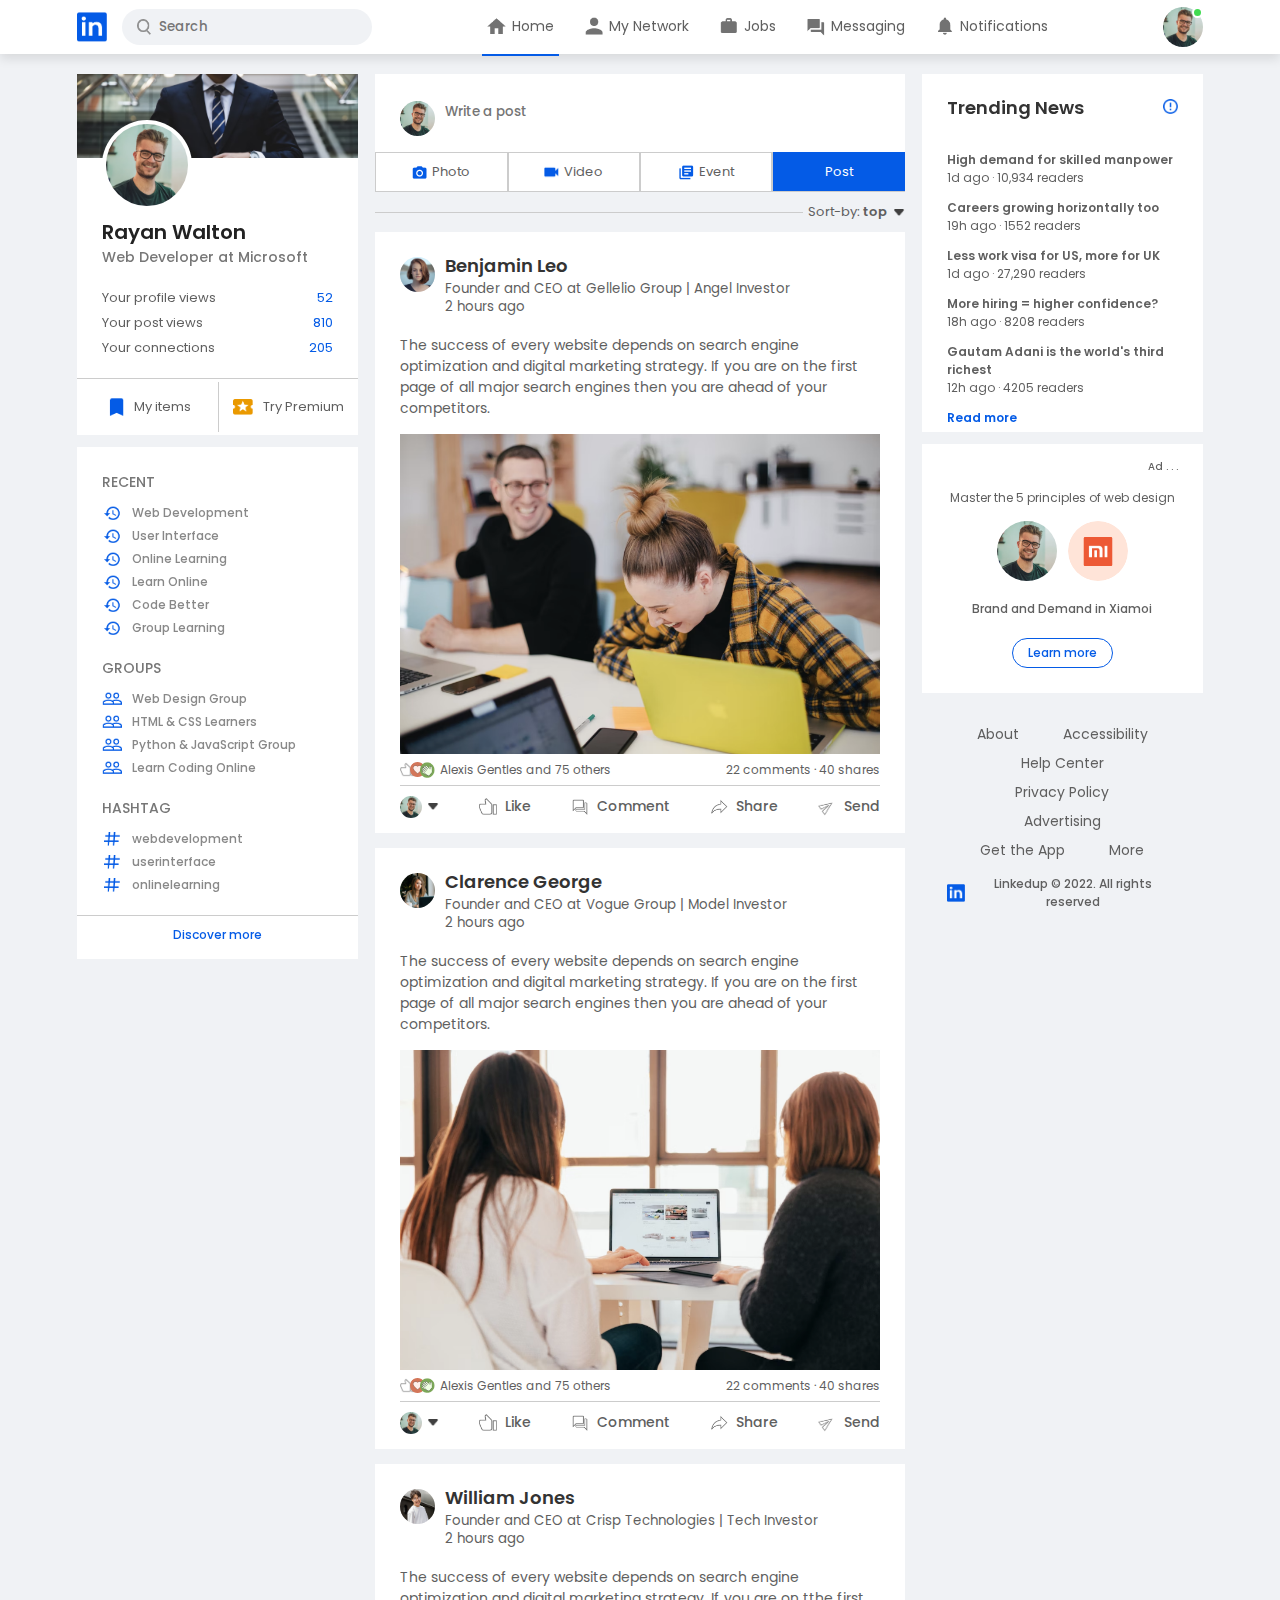
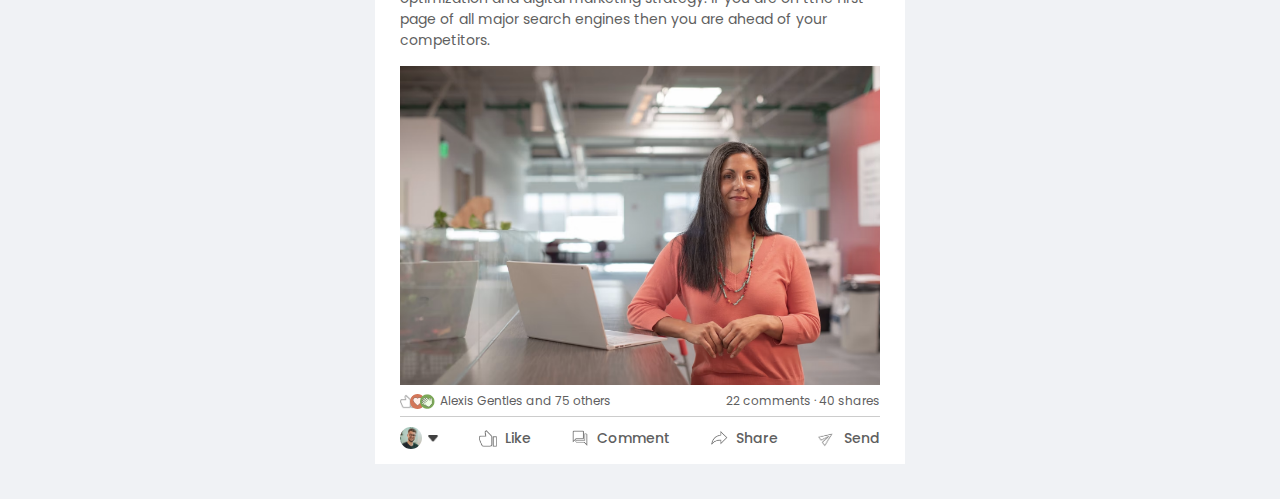
<file: index.html>
<!DOCTYPE html>
<html lang="en">

<head>
    <meta charset="UTF-8">
    <meta http-equiv="X-UA-Compatible" content="IE=edge">
    <meta name="viewport" content="width=device-width, initial-scale=1.0">
    <title>LinkedUp</title>
    <link rel="stylesheet" href="style.css">
    <script src="script.js" defer></script>
</head>

<body>
    <!-- ----- Navbar Start ----- -->
    <nav class="navbar">
        <div class="navbarLeft">
            <a href="index.html" class="navbarLeft__logo"><img src="images/logo.png" alt=""></a>
            <div class="navbarLeft__searchBox">
                <img src="images/search.png" alt="">
                <input type="text" placeholder="Search">
            </div>
        </div>
        <div class="navbarCenter">
            <ul>
                <li><a class="navbarCenter__activeLink" href="index.html"><img src="images/home.png" alt="">
                    <span>Home</span></img></a></li>
                <li><a href="#"><img src="images/network.png" alt=""><span>My Network</span></img></a></li>
                <li><a href="#"><img src="images/jobs.png" alt=""><span>Jobs</span></img></a></li>
                <li><a href="#"><img src="images/message.png" alt=""><span>Messaging</span></img></a></li>
                <li><a href="#"><img src="images/notification.png" alt=""><span>Notifications</span></img></a></li>
            </ul>
        </div>
        <div class="navbarRight">
            <div class="navbarRight__online">
                <img src="images/user-1.png" alt="" class="navbarRight__avatar" onclick="toggleMenu()">
            </div>
        </div>

        <!-- ----- navbarAvatar Drop Down Menu Start ----- -->
        <div class="navbar__profileMenuWrapper" id="profileMenu">
            <div class="navbar__profileMenu">
                <div class="navbar__profileMenuUserInfo">
                    <img src="images/user-1.png" alt="">
                    <div>
                        <h3>Rayan Walton</h3>
                        <a href="profile.html">See your profile</a>
                    </div>
                </div>
                <hr>
                <a href="#" class="navbar__profileMenuLink">
                    <img src="images/feedback.png" alt="">
                    <p>Give Feedback</p>
                    <span>&gt;</span>
                </a>
                <a href="#" class="navbar__profileMenuLink">
                    <img src="images/setting.png" alt="">
                    <p>Settings & Privacy</p>
                    <span>&gt;</span>
                </a>
                <a href="#" class="navbar__profileMenuLink">
                    <img src="images/help.png" alt="">
                    <p>Help & Support</p>
                    <span>&gt;</span>
                </a>
                <a href="#" class="navbar__profileMenuLink">
                    <img src="images/display.png" alt="">
                    <p>Display & Accessibility</p>
                    <span>&gt;</span>
                </a>
                <a href="#" class="navbar__profileMenuLink">
                    <img src="images/logout.png" alt="">
                    <p>Logout</p>
                    <span>&gt;</span>
                </a>
            </div>
        </div>
        <!-- ----- navbarAvatar Drop Down Menu End ----- -->
    </nav>
    <!-- ----- Navbar End ----- -->

    <div class="container">
        <!-- ----- sidebarLeft start ----- -->
        <div class="sidebarLeft">
            <div class="sidebarLeft__profileBox">
                <img src="images/cover-pic.png" alt="" width="100%">
                <div class="sidebarLeft__profileInfo">
                    <img src="images/user-1.png" alt="">
                    <h1>Rayan Walton</h1>
                    <h3>Web Developer at Microsoft</h3>
                    <ul>
                        <li>Your profile views <span>52</span></li>
                        <li>Your post views <span>810</span></li>
                        <li>Your connections <span>205</span></li>
                    </ul>
                </div>
                <div class="sidebarLeft__profileLink">
                    <a href="#"><img src="images/items.png" alt="">My items</a>
                    <a href="#"><img src="images/premium.png" alt="">Try Premium</a>
                </div>
            </div>
            <div class="sidebarLeft__activity" id="sidebarActivity">
                <h3>RECENT</h3>
                <a href="#"><img src="images/recent.png" alt="">Web Development</a>
                <a href="#"><img src="images/recent.png" alt="">User Interface</a>
                <a href="#"><img src="images/recent.png" alt="">Online Learning</a>
                <a href="#"><img src="images/recent.png" alt="">Learn Online</a>
                <a href="#"><img src="images/recent.png" alt="">Code Better</a>
                <a href="#"><img src="images/recent.png" alt="">Group Learning</a>
                <h3>GROUPS</h3>
                <a href="#"><img src="images/group.png" alt="">Web Design Group</a>
                <a href="#"><img src="images/group.png" alt="">HTML & CSS Learners</a>
                <a href="#"><img src="images/group.png" alt="">Python & JavaScript Group</a>
                <a href="#"><img src="images/group.png" alt="">Learn Coding Online</a>
                <h3>HASHTAG</h3>
                <a href="#"><img src="images/hashtag.png" alt="">webdevelopment</a>
                <a href="#"><img src="images/hashtag.png" alt="">userinterface</a>
                <a href="#"><img src="images/hashtag.png" alt="">onlinelearning</a>
                <div class="sidebarLeft__discoverMoreLink">
                    <a href="#">Discover more</a>
                </div>
            </div>

            <p id="showMoreLink" onclick="toggleActivity()">Show more <b>+</b></p>
        </div>
        <!-- ----- sidebarLeft End ----- -->

        <!-- ----- mainContent Start ----- -->
        <div class="mainContent">
            <div class="mainContent__createPost">
                <div class="mainContent__createPostInput">
                    <img src="images/user-1.png" alt="">
                    <textarea rows="2" placeholder="Write a post"></textarea>
                </div>
                <div class="mainContent__createPostLinks">
                    <li><img src="images/photo.png" alt="">Photo</li>
                    <li><img src="images/video.png" alt="">Video</li>
                    <li><img src="images/event.png" alt="">Event</li>
                    <li>Post</li>
                </div>
            </div>
            <div class="mainContent__sortBy">
                <hr>
                <p>Sort-by: <span>top <img src="images/down-arrow.png" alt=""></span></p>
            </div>
            <div class="mainContent__post">
                <div class="mainContent__postAuthor">
                    <img src="images/user-3.png" alt="">
                    <div>
                        <h1>Benjamin Leo</h1>
                        <small>Founder and CEO at Gellelio Group | Angel Investor</small>
                        <small>2 hours ago</small>
                    </div>
                </div>
                <p>The success of every website depends on search engine optimization and digital marketing strategy. If
                    you are on the first page of all major search engines then you are ahead of your competitors.</p>
                <img src="images/post-image-1.png" alt="" width="100%">

                <div class="mainContent__postStats">
                    <div>
                        <img src="images/thumbsup.png" alt="">
                        <img src="images/love.png" alt="">
                        <img src="images/clap.png" alt="">
                        <span class="mainContent__postStatsLikedUsers">Alexis Gentles and 75 others</span>
                    </div>
                    <div>
                        <span>22 comments &middot; 40 shares</span>
                    </div>
                </div>
                <div class="mainContent__postActivity">
                    <div>
                        <img src="images/user-1.png" alt="" class="mainContent__postActivityUserIcon">
                        <img src="images/down-arrow.png" alt="" class="mainContent__postActivityArrowIcon">
                    </div>
                    <div class="mainContent__postActivityLink">
                        <img src="images/like.png" alt="">
                        <span>Like</span>
                    </div>
                    <div class="mainContent__postActivityLink">
                        <img src="images/comment.png" alt="">
                        <span>Comment</span>
                    </div>
                    <div class="mainContent__postActivityLink">
                        <img src="images/share.png" alt="">
                        <span>Share</span>
                    </div>
                    <div class="mainContent__postActivityLink">
                        <img src="images/send.png" alt="">
                        <span>Send</span>
                    </div>
                </div>
            </div>
            <div class="mainContent__post">
                <div class="mainContent__postAuthor">
                    <img src="images/user-4.png" alt="">
                    <div>
                        <h1>Clarence George</h1>
                        <small>Founder and CEO at Vogue Group | Model Investor</small>
                        <small>2 hours ago</small>
                    </div>
                </div>
                <p>The success of every website depends on search engine optimization and digital marketing strategy. If
                    you are on the first page of all major search engines then you are ahead of your competitors.</p>
                <img src="images/post-image-2.png" alt="" width="100%">

                <div class="mainContent__postStats">
                    <div>
                        <img src="images/thumbsup.png" alt="">
                        <img src="images/love.png" alt="">
                        <img src="images/clap.png" alt="">
                        <span class="mainContent__postStatsLikedUsers">Alexis Gentles and 75 others</span>
                    </div>
                    <div>
                        <span>22 comments &middot; 40 shares</span>
                    </div>
                </div>
                <div class="mainContent__postActivity">
                    <div>
                        <img src="images/user-1.png" alt="" class="mainContent__postActivityUserIcon">
                        <img src="images/down-arrow.png" alt="" class="mainContent__postActivityArrowIcon">
                    </div>
                    <div class="mainContent__postActivityLink">
                        <img src="images/like.png" alt="">
                        <span>Like</span>
                    </div>
                    <div class="mainContent__postActivityLink">
                        <img src="images/comment.png" alt="">
                        <span>Comment</span>
                    </div>
                    <div class="mainContent__postActivityLink">
                        <img src="images/share.png" alt="">
                        <span>Share</span>
                    </div>
                    <div class="mainContent__postActivityLink">
                        <img src="images/send.png" alt="">
                        <span>Send</span>
                    </div>
                </div>
            </div>
            <div class="mainContent__post">
                <div class="mainContent__postAuthor">
                    <img src="images/user-5.png" alt="">
                    <div>
                        <h1>William Jones</h1>
                        <small>Founder and CEO at Crisp Technologies | Tech Investor</small>
                        <small>2 hours ago</small>
                    </div>
                </div>
                <p>The success of every website depends on search engine optimization and digital marketing strategy. If
                    you are on tthe first page of all major search engines then you are ahead of your competitors.</p>
                <img src="images/post-image-3.png" alt="" width="100%">

                <div class="mainContent__postStats">
                    <div>
                        <img src="images/thumbsup.png" alt="">
                        <img src="images/love.png" alt="">
                        <img src="images/clap.png" alt="">
                        <span class="mainContent__postStatsLikedUsers">Alexis Gentles and 75 others</span>
                    </div>
                    <div>
                        <span>22 comments &middot; 40 shares</span>
                    </div>
                </div>
                <div class="mainContent__postActivity">
                    <div>
                        <img src="images/user-1.png" alt="" class="mainContent__postActivityUserIcon">
                        <img src="images/down-arrow.png" alt="" class="mainContent__postActivityArrowIcon">
                    </div>
                    <div class="mainContent__postActivityLink">
                        <img src="images/like.png" alt="">
                        <span>Like</span>
                    </div>
                    <div class="mainContent__postActivityLink">
                        <img src="images/comment.png" alt="">
                        <span>Comment</span>
                    </div>
                    <div class="mainContent__postActivityLink">
                        <img src="images/share.png" alt="">
                        <span>Share</span>
                    </div>
                    <div class="mainContent__postActivityLink">
                        <img src="images/send.png" alt="">
                        <span>Send</span>
                    </div>
                </div>
            </div>
        </div>
        <!-- ----- mainContent End ----- -->

        <!-- ----- sidebarRight Start ----- -->
        <div class="sidebarRight">
            <div class="sidebarRight__news">
                <img src="images/more.png" alt="" class="news__InfoIcon">
                <h3>Trending News</h3>
                <a href="#">High demand for skilled manpower</a>
                <span>1d ago &middot; 10,934 readers</span>
                <a href="#">Careers growing horizontally too</a>
                <span>19h ago &middot; 1552 readers</span>
                <a href="#">Less work visa for US, more for UK</a>
                <span>1d ago &middot; 27,290 readers</span>
                <a href="#">More hiring = higher confidence?</a>
                <span>18h ago &middot; 8208 readers</span>
                <a href="#">Gautam Adani is the world's third richest</a>
                <span>12h ago &middot; 4205 readers</span>

                <a href="#" class="sidebarRight__readMoreLink">Read more</a>
            </div>
            <div class="sidebarRight__advertisement">
                <small>Ad &period; &period; &period;</small>
                <p>Master the 5 principles of web design</p>
                <div>
                    <img src="images/user-1.png" alt="">
                    <img src="images/mi-logo.png" alt="">
                </div>
                <b>Brand and Demand in Xiamoi</b>
                <a href="#" class="sidebarRight__advertisementLink">Learn more</a>
            </div>

            <div class="sidebarRight__usefulLinks">
                <a href="#">About</a>
                <a href="#">Accessibility</a>
                <a href="#">Help Center</a>
                <a href="#">Privacy Policy</a>
                <a href="#">Advertising</a>
                <a href="#">Get the App</a>
                <a href="#">More</a>

                <div class="sidebarRight__copyrightMessage">
                    <img src="images/logo.png" alt="">
                    <p>Linkedup &copy; 2022. All rights reserved</p>
                </div>
            </div>

        </div>
        <!-- ----- sidebarRight End ----- -->
    </div>

</body>

</html>
</file>
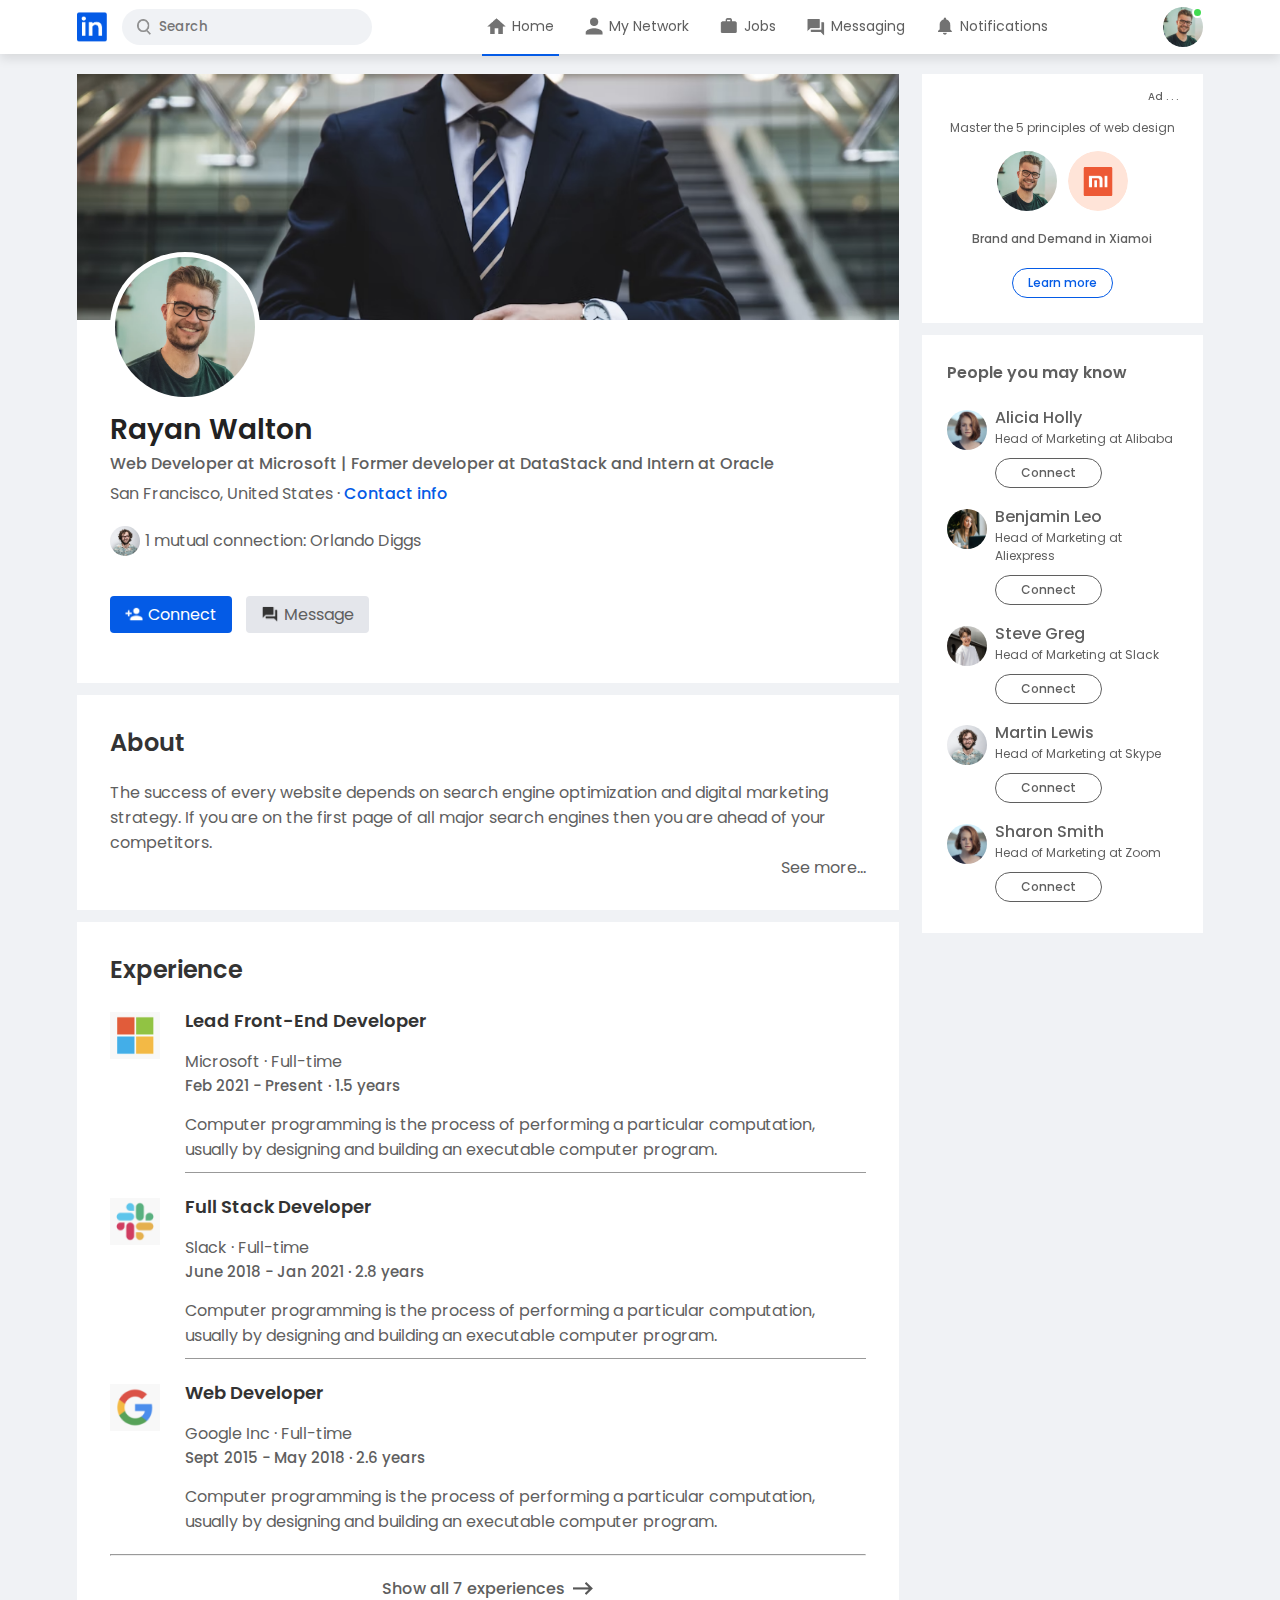
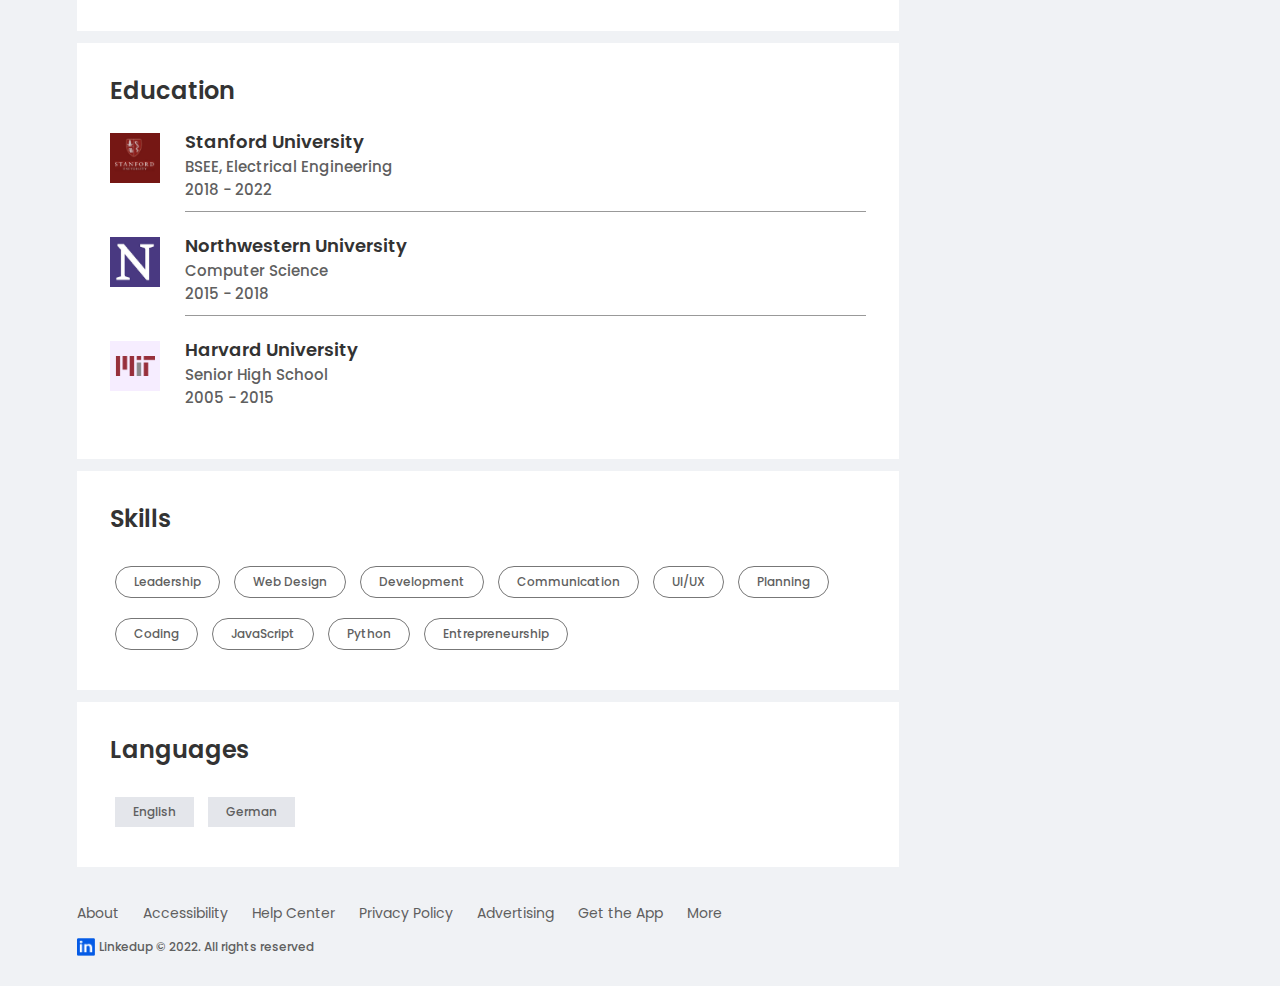
<file: profile.html>
<!DOCTYPE html>
<html lang="en">

<head>
    <meta charset="UTF-8">
    <meta http-equiv="X-UA-Compatible" content="IE=edge">
    <meta name="viewport" content="width=device-width, initial-scale=1.0">
    <title>LinkedUp</title>
    <link rel="stylesheet" href="style.css">
    <script src="script.js" defer></script>
</head>

<body>
    <!-- ----- Navbar Start ----- -->
    <nav class="navbar">
        <div class="navbarLeft">
            <a href="index.html" class="navbarLeft__logo"><img src="images/logo.png" alt=""></a>
            <div class="navbarLeft__searchBox">
                <img src="images/search.png" alt="">
                <input type="text" placeholder="Search">
            </div>
        </div>
        <div class="navbarCenter">
            <ul>
                <li><a class="navbarCenter__activeLink" href="index.html"><img src="images/home.png" alt="">
                    <span>Home</span></img></a></li>
                <li><a href="#"><img src="images/network.png" alt=""><span>My Network</span></img></a></li>
                <li><a href="#"><img src="images/jobs.png" alt=""><span>Jobs</span></img></a></li>
                <li><a href="#"><img src="images/message.png" alt=""><span>Messaging</span></img></a></li>
                <li><a href="#"><img src="images/notification.png" alt=""><span>Notifications</span></img></a></li>
            </ul>
        </div>
        <div class="navbarRight">
            <div class="navbarRight__online">
                <img src="images/user-1.png" alt="" class="navbarRight__avatar" onclick="toggleMenu()">
            </div>
        </div>

        <!-- ----- navbarAvatar Drop Down Menu Start ----- -->
        <div class="navbar__profileMenuWrapper" id="profileMenu">
            <div class="navbar__profileMenu">
                <div class="navbar__profileMenuUserInfo">
                    <img src="images/user-1.png" alt="">
                    <div>
                        <h3>Rayan Walton</h3>
                        <a href="profile.html">See your profile</a>
                    </div>
                </div>
                <hr>
                <a href="#" class="navbar__profileMenuLink">
                    <img src="images/feedback.png" alt="">
                    <p>Give Feedback</p>
                    <span>&gt;</span>
                </a>
                <a href="#" class="navbar__profileMenuLink">
                    <img src="images/setting.png" alt="">
                    <p>Settings & Privacy</p>
                    <span>&gt;</span>
                </a>
                <a href="#" class="navbar__profileMenuLink">
                    <img src="images/help.png" alt="">
                    <p>Help & Support</p>
                    <span>&gt;</span>
                </a>
                <a href="#" class="navbar__profileMenuLink">
                    <img src="images/display.png" alt="">
                    <p>Display & Accessibility</p>
                    <span>&gt;</span>
                </a>
                <a href="#" class="navbar__profileMenuLink">
                    <img src="images/logout.png" alt="">
                    <p>Logout</p>
                    <span>&gt;</span>
                </a>
            </div>
        </div>
        <!-- ----- navbarAvatar Drop Down Menu End ----- -->
    </nav>
    <!-- ----- Navbar End ----- -->

    <div class="container">
        <div class="container__profileMain">
            <div class="container__profileContainer">
                <img src="images/cover-pic.png" alt="" width="100%">
                <div class="container__profileContainerInner">
                    <img src="images/user-1.png" alt="" class="container__profileContainerInnerAvatar">
                    <h1>Rayan Walton</h1>
                    <b>Web Developer at Microsoft | Former developer at DataStack and Intern at Oracle</b>
                    <p>San Francisco, United States &middot; <a href="#">Contact info</a></p>
                    <div class="container__profileMutualConnection">
                        <img src="/images/user-2.png" alt="">
                        <span>1 mutual connection: Orlando Diggs</span>
                    </div>
                    <div class="container__profileBtn">
                        <a href="#" class="container__profileBtn btn--primary"><img src="images/connect.png"
                                alt="">Connect</a>
                        <a href="#"><img src="images/chat.png" alt="">Message</a>
                    </div>
                </div>
            </div>

            <div class="container__profileDescription">
                <h2>About</h2>
                <p>The success of every website depends on search engine optimization and digital marketing strategy. If
                    you are on the first page of all major search engines then you are ahead of your competitors.</p>
                <a href="#" class="container__profileDescriptionSeeMoreLink">See more...</a>
            </div>

            <div class="container__profileDescription">
                <h2>Experience</h2>
                <div class="container__profileDescriptionRow">
                    <img src="images/microsoft.png" alt="">
                    <div>
                        <h3>Lead Front-End Developer</h3>
                        <p>Microsoft &middot; Full-time</p>
                        <b>Feb 2021 - Present &middot; 1.5 years</b>
                        <p>Computer programming is the process of performing a particular computation, usually by
                            designing and building an executable computer program.</p>
                        <hr>
                    </div>
                </div>

                <div class="container__profileDescriptionRow">
                    <img src="images/slack.png" alt="">
                    <div>
                        <h3>Full Stack Developer</h3>
                        <p>Slack &middot; Full-time</p>
                        <b>June 2018 - Jan 2021 &middot; 2.8 years</b>
                        <p>Computer programming is the process of performing a particular computation, usually by
                            designing and building an executable computer program.</p>
                        <hr>
                    </div>
                </div>

                <div class="container__profileDescriptionRow">
                    <img src="images/google.png" alt="">
                    <div>
                        <h3>Web Developer</h3>
                        <p>Google Inc &middot; Full-time</p>
                        <b>Sept 2015 - May 2018 &middot; 2.6 years</b>
                        <p>Computer programming is the process of performing a particular computation, usually by
                            designing and building an executable computer program.</p>
                    </div>
                </div>
                <hr>
                <a href="#" class="container__profileExperienceLink">Show all 7 experiences <img
                        src="images/right-arrow.png" alt=""></a>
            </div>

            <div class="container__profileDescription">
                <h2>Education</h2>
                <div class="container__profileDescriptionRow">
                    <img src="images/stanford.png" alt="">
                    <div>
                        <h3>Stanford University</h3>
                        <b>BSEE, Electrical Engineering</b>
                        <b>2018 - 2022</b>
                        <hr>
                    </div>
                </div>
                <div class="container__profileDescriptionRow">
                    <img src="images/north.png" alt="">
                    <div>
                        <h3>Northwestern University</h3>
                        <b>Computer Science</b>
                        <b>2015 - 2018</b>
                        <hr>
                    </div>
                </div>
                <div class="container__profileDescriptionRow">
                    <img src="images/mit.png" alt="">
                    <div>
                        <h3>Harvard University</h3>
                        <b>Senior High School</b>
                        <b>2005 - 2015</b>
                    </div>
                </div>
            </div>

            <div class="container__profileDescription">
                <h2>Skills</h2>
                <a href="#" class="container__profileSkillsBtn">Leadership</a>
                <a href="#" class="container__profileSkillsBtn">Web Design</a>
                <a href="#" class="container__profileSkillsBtn">Development</a>
                <a href="#" class="container__profileSkillsBtn">Communication</a>
                <a href="#" class="container__profileSkillsBtn">UI/UX</a>
                <a href="#" class="container__profileSkillsBtn">Planning</a>
                <a href="#" class="container__profileSkillsBtn">Coding</a>
                <a href="#" class="container__profileSkillsBtn">JavaScript</a>
                <a href="#" class="container__profileSkillsBtn">Python</a>
                <a href="#" class="container__profileSkillsBtn">Entrepreneurship</a>
            </div>
            <div class="container__profileDescription">
                <h2>Languages</h2>
                <a href="#" class="container__profileLanguageBtn">English</a>
                <a href="#" class="container__profileLanguageBtn">German</a>
            </div>
        </div>

        <!-- ----- sidebarRight Start ----- -->
        <div class="container__profileSidebar">
            <div class="sidebarRight__advertisement">
                <small>Ad &period; &period; &period;</small>
                <p>Master the 5 principles of web design</p>
                <div>
                    <img src="images/user-1.png" alt="">
                    <img src="images/mi-logo.png" alt="">
                </div>
                <b>Brand and Demand in Xiamoi</b>
                <a href="#" class="sidebarRight__advertisementLink">Learn more</a>
            </div>

            <div class="sidebarRight__people">
                <h3>People you may know</h3>
                <div class="sidebarRight__peopleRow">
                    <img src="images/user-3.png" alt="">
                    <div>
                        <h2>Alicia Holly</h2>
                        <p>Head of Marketing at Alibaba</p>
                        <a href="#">Connect</a>
                    </div>
                </div>
                <div class="sidebarRight__peopleRow">
                    <img src="images/user-4.png" alt="">
                    <div>
                        <h2>Benjamin Leo</h2>
                        <p>Head of Marketing at Aliexpress</p>
                        <a href="#">Connect</a>
                    </div>
                </div>
                <div class="sidebarRight__peopleRow">
                    <img src="images/user-5.png" alt="">
                    <div>
                        <h2>Steve Greg</h2>
                        <p>Head of Marketing at Slack</p>
                        <a href="#">Connect</a>
                    </div>
                </div>
                <div class="sidebarRight__peopleRow">
                    <img src="images/user-2.png" alt="">
                    <div>
                        <h2>Martin Lewis</h2>
                        <p>Head of Marketing at Skype</p>
                        <a href="#">Connect</a>
                    </div>
                </div>
                <div class="sidebarRight__peopleRow">
                    <img src="images/user-3.png" alt="">
                    <div>
                        <h2>Sharon Smith</h2>
                        <p>Head of Marketing at Zoom</p>
                        <a href="#">Connect</a>
                    </div>
                </div>
            </div>
            <!-- ----- sidebarRight End ----- -->

        </div>
    </div>

    <div class="profileFooter">
        <div class="sidebarRight__usefulLinks">
            <a href="#">About</a>
            <a href="#">Accessibility</a>
            <a href="#">Help Center</a>
            <a href="#">Privacy Policy</a>
            <a href="#">Advertising</a>
            <a href="#">Get the App</a>
            <a href="#">More</a>

            <div class="sidebarRight__copyrightMessage">
                <img src="images/logo.png" alt="">
                <p>Linkedup &copy; 2022. All rights reserved</p>
            </div>
        </div>
    </div>

</body>

</html>
</file>
<file: style.css>
@import url("https://fonts.googleapis.com/css2?family=Poppins:wght@400;500;700;900&display=swap");

* {
  margin: 0;
  padding: 0;
  font-family: "Poppins", sans-serif;
  box-sizing: border-box;
}

body {
  background-color: #f0f2f5;
  color: #5f5f5f;
}

a {
  text-decoration: none;
  color: #5f5f5f;
}

ul,
li {
  list-style: none;
}

/* ----- Navbar Start ----- */
.navbar {
  display: flex;
  align-items: center;
  justify-content: space-between;
  background: #fff;
  padding: 6px 6%;
  position: sticky;
  top: 0;
  z-index: 999;
  box-shadow: 0 5px 10px rgba(0, 0, 0, 0.1);
}

.navbarLeft {
  display: flex;
  align-items: center;
}

.navbarLeft__logo > img {
  width: 30px;
  margin-right: 15px;
  display: block;
}

.navbarLeft__searchBox {
  background: #f0f2f5;
  width: 250px;
  border-radius: 20px;
  display: flex;
  align-items: center;
  padding: 0 15px;
}

.navbarLeft__searchBox img {
  width: 14px;
}

.navbarLeft__searchBox input {
  width: 100%;
  background: transparent;
  padding: 8px;
  outline: none;
  border: 0;
}

.navbarCenter ul li {
  display: inline-block;
}

.navbarCenter ul li a {
  display: flex;
  align-items: center;
  font-size: 14px;
  margin: 5px 8px;
  padding-right: 5px;
  position: relative;
}

.navbarCenter ul li a img {
  width: 30px;
}

.navbarCenter ul li a::after {
  content: "";
  width: 0;
  height: 2px;
  background: #045be6;
  position: absolute;
  bottom: -15px;
}

.navbarCenter ul li a:hover::after,
.navbarCenter ul li a.navbarCenter__activeLink::after {
  width: 100%;
  transition: width 0.3s;
}

.navbarRight__avatar {
  width: 40px;
  border-radius: 50%;
  display: block;
  cursor: pointer;
  position: relative;
}

.navbarRight__online {
  position: relative;
}

.navbarRight__online::after {
  content: "";
  width: 7px;
  height: 7px;
  border: 2px solid #fff;
  border-radius: 50%;
  right: 0;
  top: 0;
  background: #41db51;
  position: absolute;
}
/* ----- Navbar End ----- */

/* ----- Navbar Dropdown Menu Start ----- */
.navbar__profileMenuWrapper {
  position: absolute;
  top: 100%;
  right: 5%;
  width: 320px;
  max-height: 0;
  overflow: hidden;
  transition: max-height 0.5s;
}

.navbar__profileMenuWrapper.openMenu {
  max-height: 400px;
}

.navbar__profileMenu {
  background: #222;
  color: #fff;
  padding: 20px;
  margin: 10px;
}

.navbar__profileMenuUserInfo {
  display: flex;
  align-items: center;
}

.navbar__profileMenuUserInfo img {
  width: 50px;
  border-radius: 50%;
  margin-right: 15px;
}

.navbar__profileMenuUserInfo h3 {
  font-weight: 500;
  margin-bottom: -7px;
}

.navbar__profileMenuUserInfo a {
  color: #c9dbf8;
  font-size: 13px;
}

.navbar__profileMenu hr {
  border: 0;
  height: 1px;
  width: 100%;
  background: #fff;
  margin: 15px 0 10px;
}

.navbar__profileMenuLink {
  display: flex;
  align-items: center;
  color: #fff;
  margin: 12px 0;
  font-size: 14px;
}

.navbar__profileMenuLink p {
  width: 100%;
}

.navbar__profileMenuLink img {
  width: 35px;
  border-radius: 50%;
  margin-right: 15px;
}
/* ----- Navbar Dropdown Menu End ----- */

/* ----- profilePage Start ----- */
.container {
  padding: 20px 6%;
  display: flex;
  flex-wrap: wrap;
  justify-content: space-between;
}

.container__profileMain {
  flex-basis: 73%;
}
.container__profileSidebar {
  flex-basis: 25%;
  align-self: flex-start;
  position: sticky;
  top: 73px;
}

.container__profileContainer {
  background: #fff;
}
.container__profileContainerInner {
  padding: 0 4% 10px;
}

.container__profileContainerInnerAvatar {
  width: 150px;
  border-radius: 50%;
  margin-top: -75px;
  padding: 5px;
  background: #fff;
}

.container__profileContainer h1 {
  font-size: 28px;
  font-weight: 600;
  color: #222;
}

.container__profileContainer b {
  font-weight: 500;
}

.container__profileContainer p {
  margin-top: 5px;
}

.container__profileContainer p a {
  color: #045be6;
  font-weight: 500;
}

.container__profileMutualConnection {
  display: flex;
  align-items: center;
  margin: 20px 0;
}

.container__profileMutualConnection img {
  width: 30px;
  border-radius: 50%;
  margin-right: 5px;
}

.container__profileBtn {
  margin: 20px 0;
}

.container__profileBtn a {
  display: inline-flex;
  align-items: center;
  background: #e4e6eb;
  padding: 6px 15px;
  border-radius: 4px;
  margin-right: 10px;
}

.container__profileBtn a img {
  width: 18px;
  margin-right: 5px;
}

.container__profileBtn .btn--primary {
  background: #045be6;
  color: #fff;
}

.container__profileDescription {
  background: #fff;
  padding: 20px 4% 30px;
  margin: 12px 0;
}

.container__profileDescription h2 {
  color: #333;
  margin: 10px 0 20px;
  font-weight: 600;
}

.container__profileDescriptionSeeMoreLink {
  display: block;
  text-align: right;
  font-size: 16px;
}

.container__profileDescriptionRow {
  display: flex;
  align-items: flex-start;
  margin: 20px 0;
}

.container__profileDescriptionRow img {
  width: 50px;
  margin-right: 25px;
  margin-top: 5px;
}

.container__profileDescriptionRow div {
  width: 100%;
}

.container__profileDescriptionRow h3 {
  font-size: 18px;
  font-weight: 600;
  color: #333;
}

.container__profileDescriptionRow b {
  display: block;
  font-weight: 500;
  font-size: 15px;
}

.container__profileDescriptionRow p {
  margin-top: 15px;
}

.container__profileDescriptionRow hr {
  border: 0;
  border-bottom: 1px solid #999;
  margin-top: 10px;
}

.container__profileExperienceLink {
  display: flex;
  align-items: center;
  justify-content: center;
  padding-top: 20px;
  font-weight: 500;
}

.container__profileExperienceLink img {
  width: 20px;
  margin-left: 8px;
}

.container__profileSkillsBtn {
  display: inline-block;
  margin: 10px 5px;
  padding: 6px 18px;
  border: 1px solid #777;
  border-radius: 30px;
  font-size: 12px;
  font-weight: 500;
}

.container__profileLanguageBtn {
  display: inline-block;
  margin: 10px 5px;
  padding: 6px 18px;
  background: #e4e6eb;
  font-size: 12px;
  font-weight: 500;
}

/* ----- Profile sidebarRight Start ----- */

.container__profileSidebar .sidebarRight__advertisement {
  margin: 0;
}

.sidebarRight__people {
  background: #fff;
  padding: 15px 25px;
  margin: 12px 0;
  font-size: 12px;
}

.sidebarRight__people h3 {
  font-size: 16px;
  font-weight: 600;
  margin: 10px 0 20px;
}

.sidebarRight__peopleRow {
  display: flex;
  align-items: flex-start;
  margin: 6px 0;
}

.sidebarRight__peopleRow img {
  width: 40px;
  border-radius: 50%;
  margin-right: 8px;
  margin-top: 5px;
}

.sidebarRight__peopleRow h2 {
  font-weight: 500;
  font-size: 16px;
}

.sidebarRight__peopleRow a {
  display: inline-block;
  margin: 10px 0;
  padding: 5px 25px;
  border: 1px solid #5f5f5f;
  border-radius: 30px;
  font-weight: 500;
}
/* ----- Profile sidebarRight End ----- */

/* ----- profileFooter Start ----- */
.profileFooter {
  padding: 0 6% 30px;
}

.profileFooter .sidebarRight__usefulLinks {
  text-align: left;
  padding: 0;
}

.profileFooter .sidebarRight__usefulLinks a {
  margin-left: 0;
}

.profileFooter .sidebarRight__copyrightMessage {
  justify-content: flex-start;
}
/* ----- profileFooter End ----- */
/* ----- profilePage End----- */

/* ----- sidebarLeft ----- */

#showMoreLink {
  display: none;
}

.sidebarLeft {
  flex-basis: 25%;
  align-self: flex-start;
  position: sticky;
  top: 73px;
}

.sidebarLeft__profileBox {
  background-color: #fff;
}

.sidebarLeft__profileInfo {
  padding: 0 25px;
}

.sidebarLeft__profileInfo > img {
  width: 90px;
  border-radius: 50%;
  background: #fff;
  padding: 4px;
  /* this negative margin top makes the profileInfo img appear in front of the profileBox img */
  margin-top: -45px;
}

.sidebarLeft__profileInfo h1 {
  font-size: 20px;
  font-weight: 600;
  color: #222;
}

.sidebarLeft__profileInfo h3 {
  font-size: 14px;
  font-weight: 500;
  color: #777;
}

.sidebarLeft__profileInfo ul {
  margin: 20px 0;
}

.sidebarLeft__profileInfo ul li {
  width: 100%;
  margin: 5px 0;
  font-size: 13px;
}

.sidebarLeft__profileInfo ul li span {
  float: right;
  color: #045be6;
}

.sidebarLeft__profileLink {
  display: flex;
  align-items: center;
  border-top: 1px solid #ccc;
}

.sidebarLeft__profileLink a {
  flex-basis: 50%;
  display: flex;
  align-items: center;
  justify-content: center;
  padding: 15px 0;
  font-size: 13px;
  border-left: 1px solid #ccc;
}

.sidebarLeft__profileLink a:first-child {
  border-left: 0;
}

.sidebarLeft__profileLink a img {
  width: 20px;
  margin-right: 10px;
}

.sidebarLeft__activity {
  background: #fff;
  padding: 5px 25px;
  margin: 12px 0;
}

.sidebarLeft__activity h3 {
  color: #777;
  font-size: 14px;
  font-weight: 500;
  margin: 20px 0 10px;
}

.sidebarLeft__activity a {
  display: flex;
  align-items: center;
  font-size: 12px;
  font-weight: 500;
  color: #888;
  margin: 3px 0;
}

.sidebarLeft__activity a img {
  width: 20px;
  margin-right: 10px;
}

.sidebarLeft__discoverMoreLink {
  border-top: 1px solid #ccc;
  text-align: center;
  margin-top: 20px;
  margin-left: -25px;
  margin-right: -25px;
}

.sidebarLeft__discoverMoreLink a {
  color: #045be6;
  display: inline-block;
  margin: 10px 0;
}

/* ----- mainContent ----- */
.mainContent {
  flex-basis: 47%;
}

.mainContent__createPost {
  background-color: #fff;
}

.mainContent__createPostInput {
  padding: 20px 25px 10px;
  display: flex;
  align-items: center;
}

.mainContent__createPostInput img {
  width: 35px;
  border-radius: 50%;
  margin-right: 10px;
}

.mainContent__createPostInput textarea {
  width: 100%;
  border: none;
  outline: none;
  resize: none;
  background: transparent;
  margin-top: 8px;
}
::placeholder {
  font-weight: 500;
}

.mainContent__createPostLinks {
  display: flex;
  align-items: flex-start;
}

.mainContent__createPostLinks li {
  border: 1px solid #ccc;
  border-right: 1px solid #ccc;
  flex-basis: 25%;
  height: 40px;
  font-size: 13px;
  display: flex;
  align-items: center;
  justify-content: center;
  cursor: pointer;
}

.mainContent__createPostLinks li img {
  width: 15px;
  margin-right: 5px;
}

.mainContent__createPostLinks li:last-child {
  background: #045be6;
  color: #fff;
  border-top: 0;
  border-right: 0;
}

.mainContent__sortBy {
  display: flex;
  align-items: center;
  margin: 10px 0;
}

.mainContent__sortBy hr {
  flex: 1;
  border: 0;
  height: 1px;
  background: #ccc;
}

.mainContent__sortBy p {
  font-size: 13px;
  padding-left: 5px;
}

.mainContent__sortBy p span {
  font-weight: 600;
  cursor: pointer;
}

.mainContent__sortBy p span img {
  width: 12px;
  margin-left: 3px;
}

.mainContent__post {
  background: #fff;
  padding: 20px 25px 5px;
  margin: 5px 0 15px;
}

.mainContent__postAuthor {
  display: flex;
  align-items: flex-start;
  margin-bottom: 20px;
}

.mainContent__postAuthor img {
  width: 35px;
  border-radius: 50%;
  margin-right: 10px;
  margin-top: 5px;
}

.mainContent__postAuthor h1 {
  font-size: 18px;
  font-weight: 600;
  color: #333;
}

.mainContent__postAuthor small {
  display: block;
  margin-bottom: -2px;
}

.mainContent__post > p {
  font-size: 14px;
  margin-bottom: 15px;
}

.mainContent__postStats {
  display: flex;
  flex-wrap: wrap;
  align-items: center;
  justify-content: space-between;
  font-size: 12px;
  border-bottom: 1px solid #ccc;
  padding-bottom: 6px;
}

.mainContent__postStats div {
  display: flex;
  align-items: center;
}

.mainContent__postStats img {
  width: 15px;
  margin-right: -5px;
}

.mainContent__postStatsLikedUsers {
  margin-left: 10px;
}

.mainContent__postActivity {
  display: flex;
  align-items: center;
  justify-content: space-between;
  padding: 10px 0;
  font-size: 14px;
  font-weight: 500;
}

.mainContent__postActivity div {
  display: flex;
  align-items: center;
}

.mainContent__postActivityUserIcon {
  width: 22px;
  border-radius: 50%;
}

.mainContent__postActivityArrowIcon {
  width: 12px;
  margin-left: 5px;
}

.mainContent__postActivityLink img {
  width: 18px;
  margin-right: 8px;
}

/* ----- sidebarRight ----- */
.sidebarRight {
  flex-basis: 25%;
  align-self: flex-start;
  position: sticky;
  top: 73px;
}

.sidebarRight__news {
  background-color: #fff;
  padding: 10px 25px;
}

.news__InfoIcon {
  width: 15px;
  float: right;
  margin-top: 15px;
}

.sidebarRight__news h3 {
  font-size: 18px;
  font-weight: 600;
  color: #333;
  margin: 10px 0 30px;
}

.sidebarRight__news a {
  display: block;
  font-size: 12px;
  font-weight: 600;
  margin-top: 10px;
  margin-bottom: -5px;
}

.sidebarRight__news span {
  font-size: 12px;
}

.sidebarRight__readMoreLink {
  color: #045be6;
  font-weight: 500;
  margin: 20px 0 10px;
}

.sidebarRight__advertisement {
  background-color: #fff;
  padding: 15px 25px;
  text-align: center;
  margin: 12px 0;
  font-size: 12px;
}

.sidebarRight__advertisement img {
  width: 60px;
  border-radius: 50%;
  margin: 4px;
}

.sidebarRight__advertisement small {
  float: right;
  font-weight: 500;
}

.sidebarRight__advertisement p {
  margin-top: 30px;
  margin-bottom: 10px;
}

.sidebarRight__advertisement b {
  display: block;
  font-weight: 500;
  margin-top: 10px;
}

.sidebarRight__advertisementLink {
  display: inline-block;
  border: 1px solid #045be6;
  border-radius: 30px;
  padding: 5px 15px;
  color: #045be6;
  font-weight: 500;
  margin: 20px auto 10px;
}

.sidebarRight__usefulLinks {
  padding: 15px 25px;
  text-align: center;
}

.sidebarRight__usefulLinks a {
  display: inline-block;
  font-size: 14px;
  margin: 4px 20px;
}

.sidebarRight__copyrightMessage {
  display: flex;
  align-items: center;
  justify-content: center;
  font-size: 12px;
  margin-top: 10px;
  font-weight: 500;
}

.sidebarRight__copyrightMessage img {
  width: 18px;
  margin-right: 4px;
}

/* SMALL PHONES, LARGE SMARTPHONES */
@media (max-width: 800px) {
  .navbarLeft__searchBox {
    background: transparent;
    width: auto;
    padding: 0;
  }
  .navbarLeft__searchBox input {
    width: 0;
  }
  .navbarCenter ul li a span {
    display: none;
  }
  .navbarCenter ul li a {
    padding-right: 0;
    margin: 5px;
  }
  .navbarRight__avatar {
    width: 30px;
  }
  .container {
    padding: 15px 3%;
  }
  .sidebarLeft,
  .sidebarRight {
    flex-basis: 100%;
    position: relative;
    top: unset;
  }
  .mainContent {
    flex-basis: 100%;
  }
  .mainContent__postStats div {
    margin: 2px 0;
  }
  .mainContent__postActivityLink span {
    display: none;
  }
  .mainContent__postActivityLink img {
    margin-right: 0;
  }
  .container__profileMain,
  .container__profileSidebar {
    flex-basis: 100%;
  }
  .container__profileContainer {
    font-size: 14px;
  }
  .container__profileContainerInnerAvatar {
    width: 100px;
    margin-top: -50px;
  }
  .container__profileDescription {
    font-size: 14px;
  }
  #showMoreLink {
    display: block;
    width: fit-content;
    margin: 10px auto;
    font-size: 14px;
    cursor: pointer;
  }
  .sidebarLeft__activity {
    display: none;
  }
  .sidebarLeft__activity.openActivity {
    display: block;
  }
}
</file>
